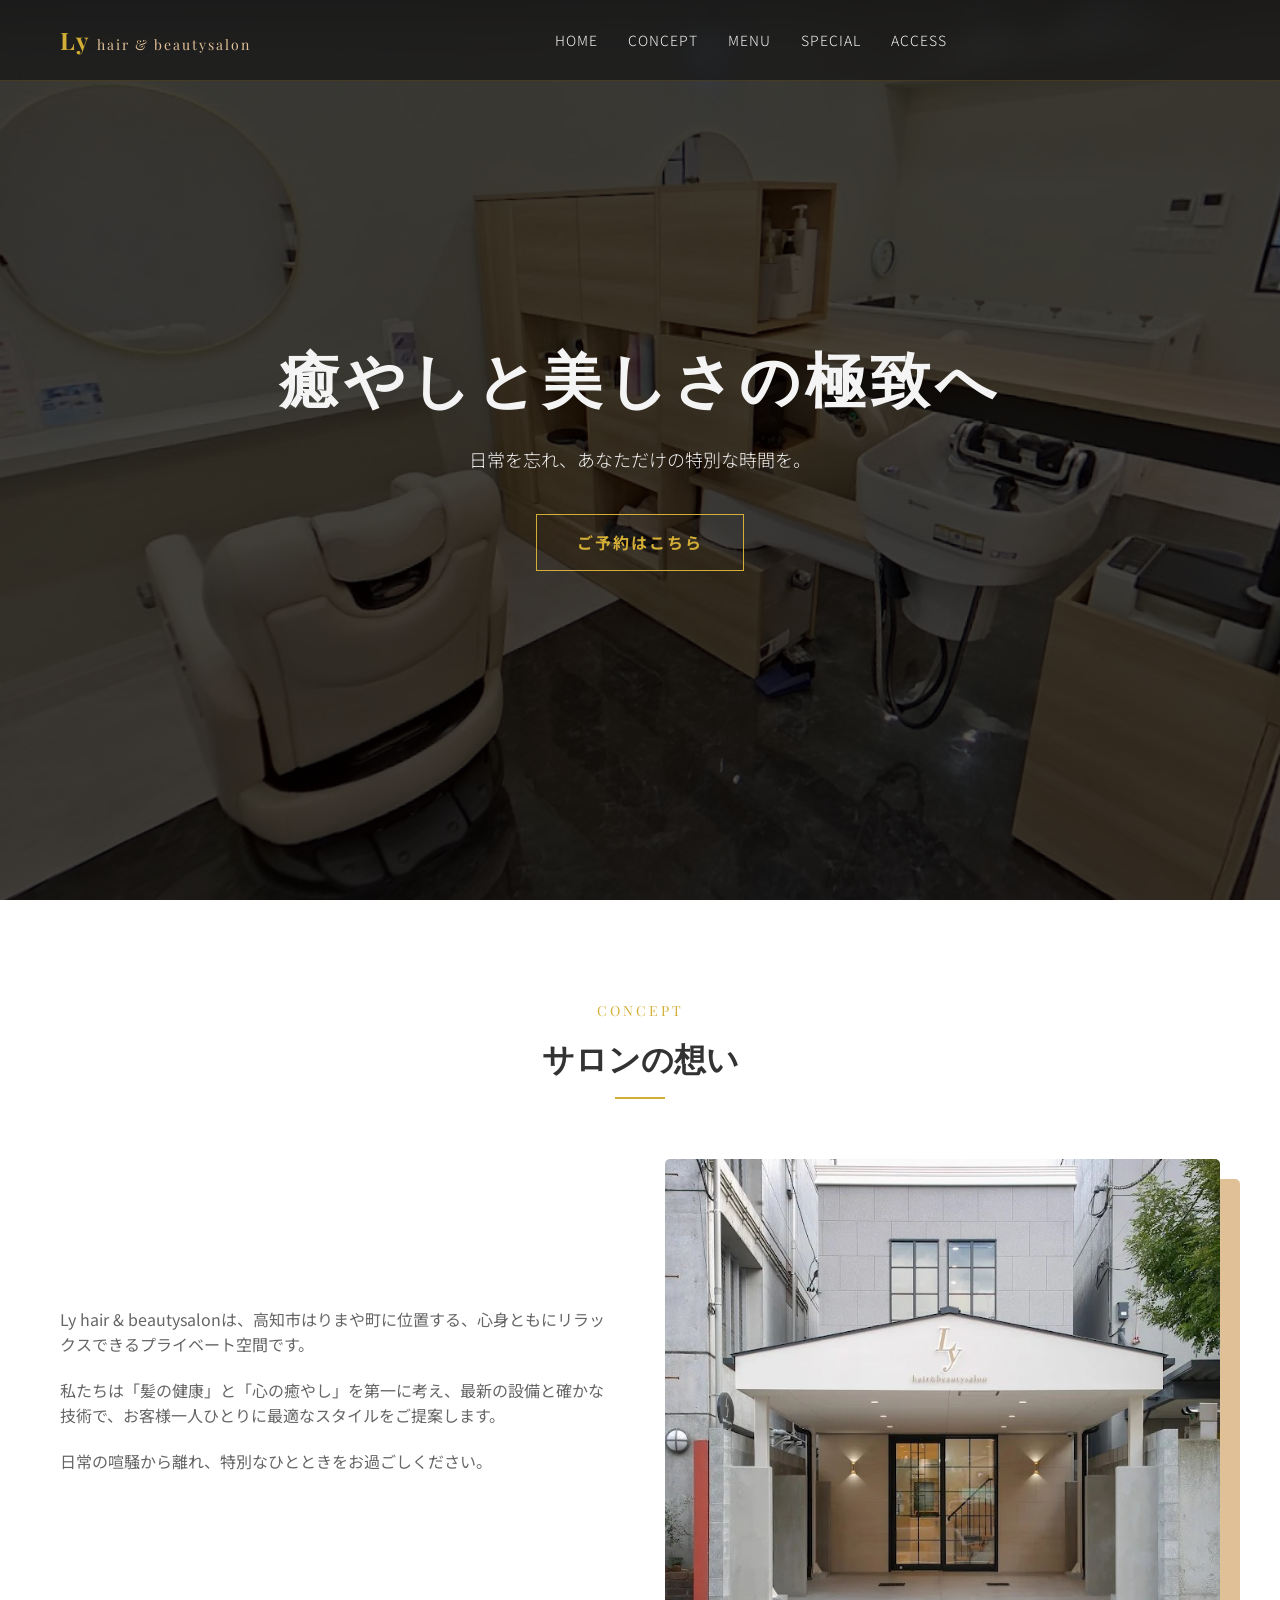
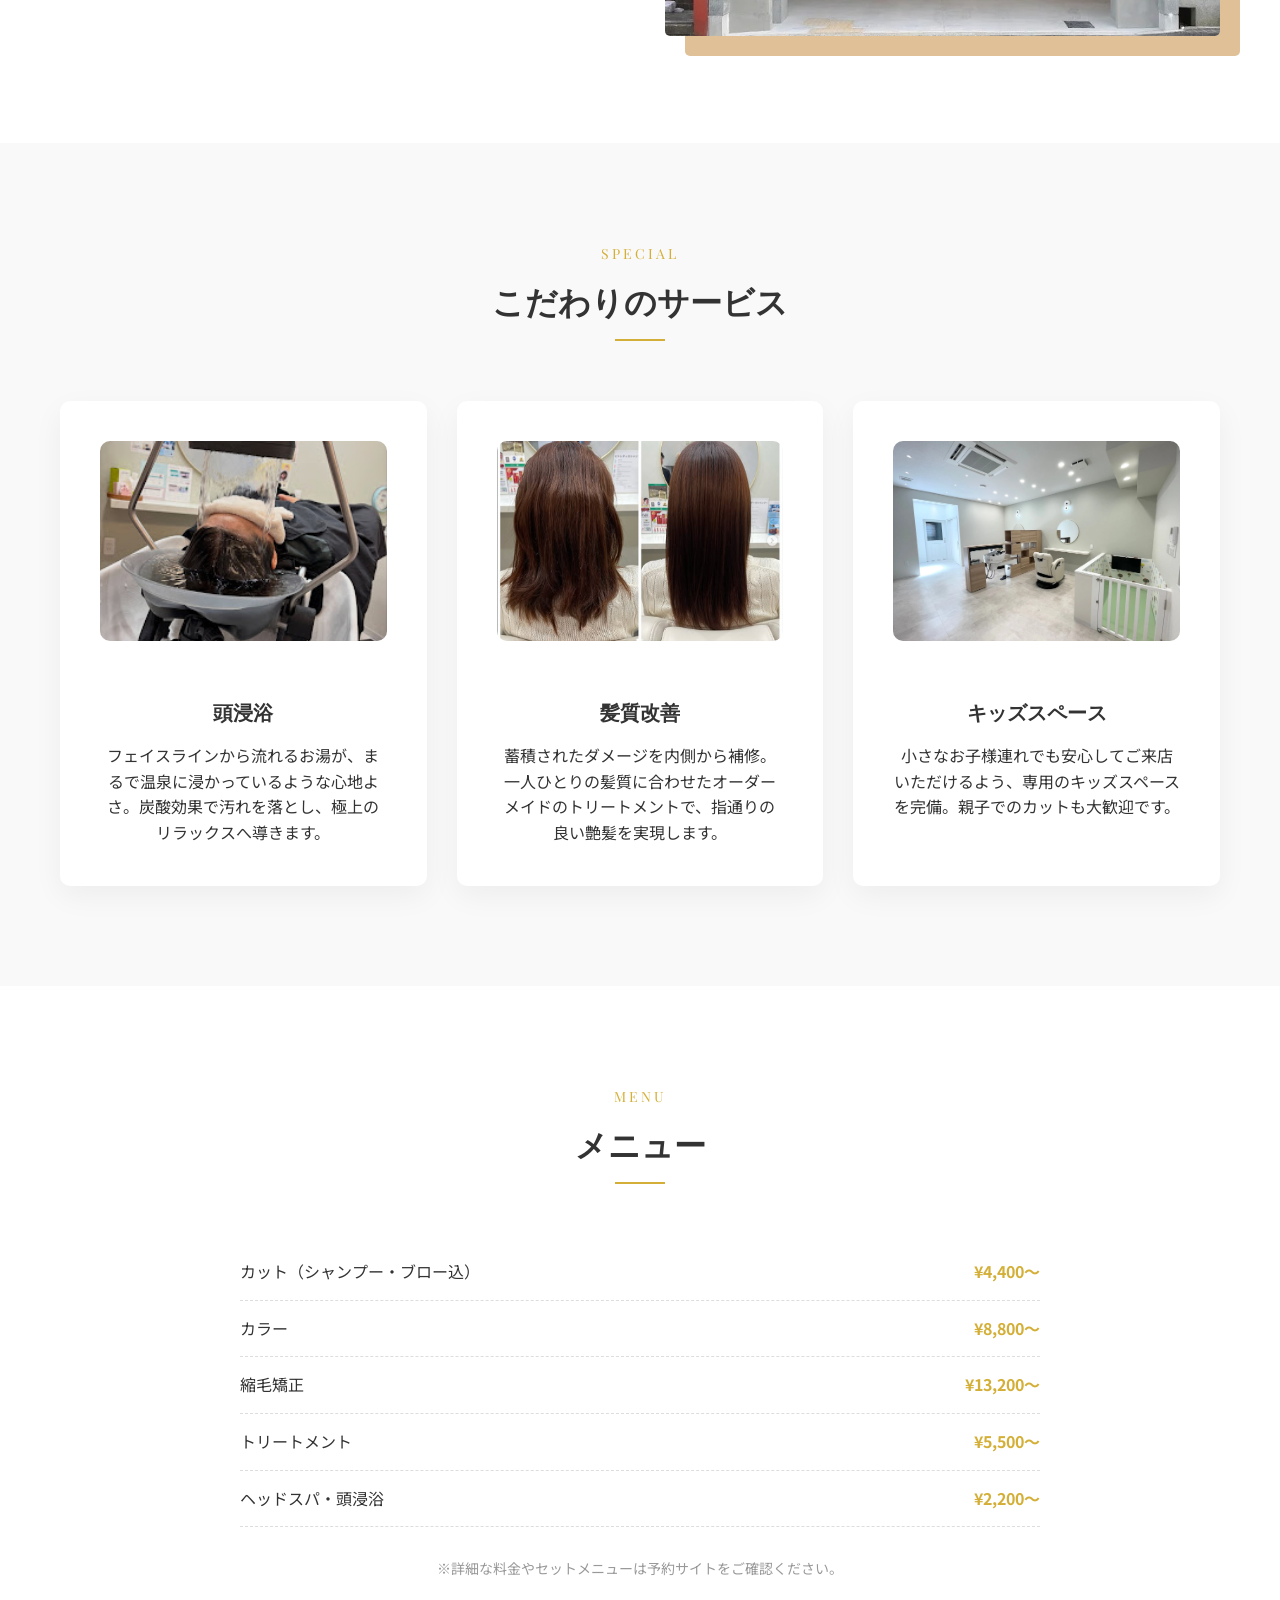
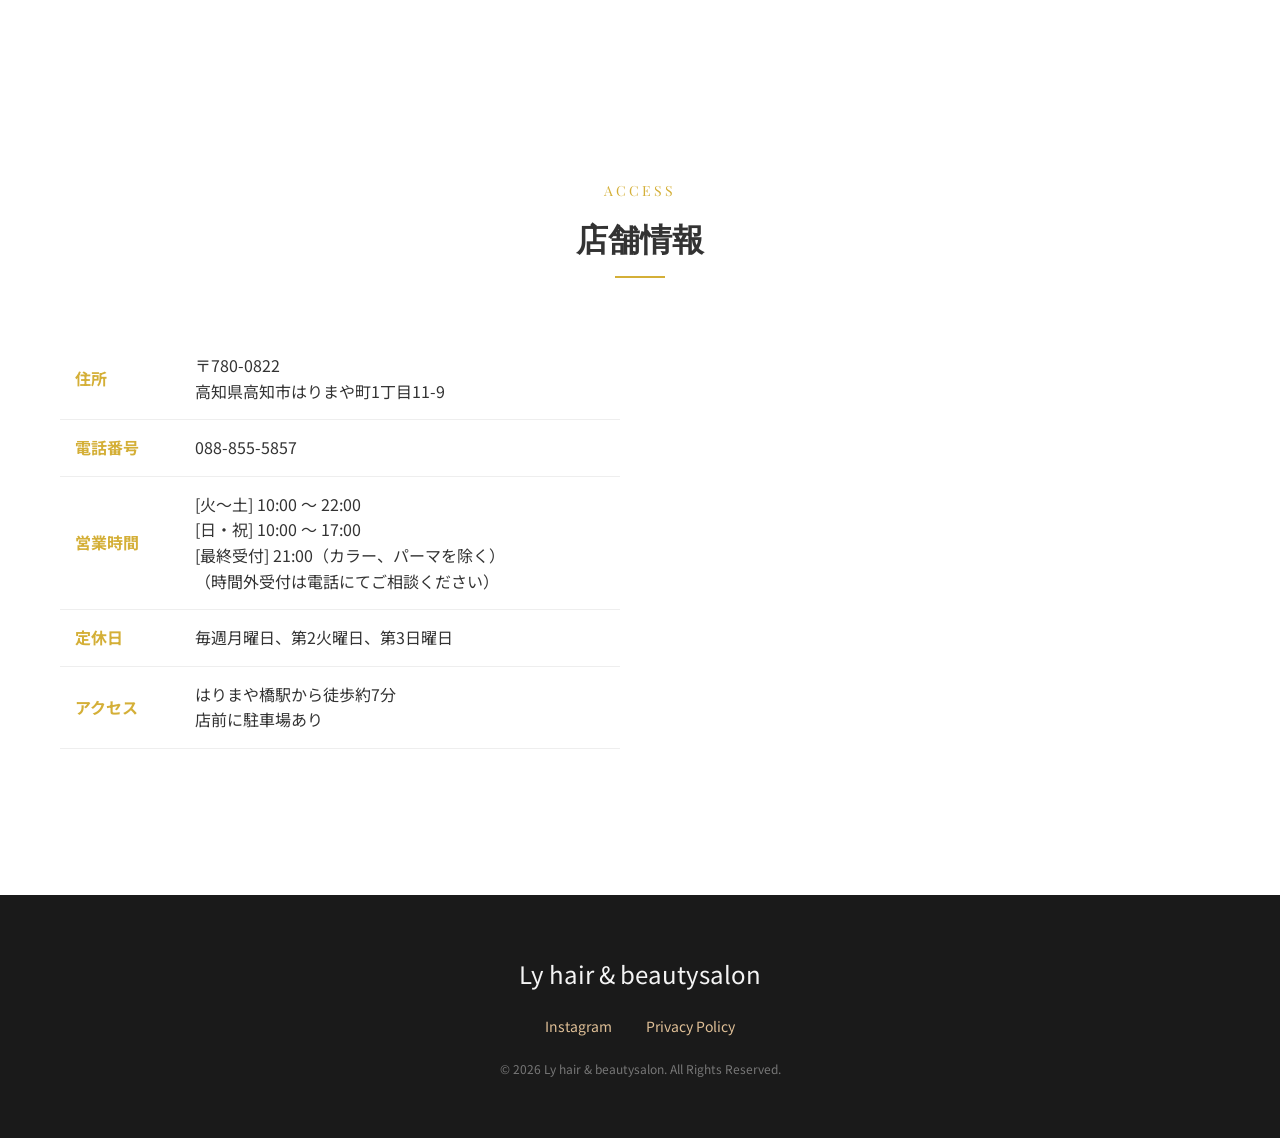
<file: index.html>
<!DOCTYPE html>
<html lang="ja">
<head>
    <meta charset="UTF-8">
    <meta name="viewport" content="width=device-width, initial-scale=1.0">
    <meta name="description" content="高知県高知市にあるLyhair&beautysalon。髪質改善、頭浸浴、ヘッドスパに特化した癒やしの美容室。キッズスペース完備でママも安心。">
    <meta name="keywords" content="高知 美容室, Lyhair, 髪質改善, 頭浸浴, ヘッドスパ, 高知市 美容院, キッズスペース">
    <title>Ly hair & beautysalon | 高知県高知市の癒やしの美容室</title>

    <!-- OGP Tags -->
    <meta property="og:title" content="Ly hair & beautysalon | 高知県高知市の癒やしの美容室">
    <meta property="og:description" content="髪質改善、頭浸浴、ヘッドスパに特化した癒やしの美容室。キッズスペース完備。">
    <meta property="og:image" content="https://ly-hair.netlify.app/images/exterior.jpg.jpg">
    <meta property="og:url" content="https://ly-hair.netlify.app/">
    <meta property="og:type" content="website">
    <meta name="twitter:card" content="summary_large_image">

    <!-- Structured Data -->
    <script type="application/ld+json">
    {
      "@context": "https://schema.org",
      "@type": "HairSalon",
      "name": "Ly hair & beautysalon",
      "image": "https://ly-hair.netlify.app/images/exterior.jpg.jpg",
      "@id": "https://ly-hair.netlify.app/",
      "url": "https://ly-hair.netlify.app/",
      "telephone": "088-855-5857",
      "address": {
        "@type": "PostalAddress",
        "streetAddress": "はりまや町1丁目11-9",
        "addressLocality": "高知市",
        "addressRegion": "高知県",
        "postalCode": "780-0822",
        "addressCountry": "JP"
      },
      "geo": {
        "@type": "GeoCoordinates",
        "latitude": 33.5602,
        "longitude": 133.5414
      },
      "openingHoursSpecification": {
        "@type": "OpeningHoursSpecification",
        "dayOfWeek": [
          "Tuesday",
          "Wednesday",
          "Thursday",
          "Friday",
          "Saturday",
          "Sunday"
        ],
        "opens": "09:00",
        "closes": "19:00"
      },
      "sameAs": [
        "https://beauty.hotpepper.jp/slnH000639502/",
        "https://www.instagram.com/hair.salonly/"
      ]
    }
    </script>

    <link rel="preconnect" href="https://fonts.googleapis.com">
    <link rel="preconnect" href="https://fonts.gstatic.com" crossorigin>
    <link href="https://fonts.googleapis.com/css2?family=Noto+Sans+JP:wght@300;400;700&family=Playfair+Display:ital,wght@0,400;0,700;1,400&display=swap" rel="stylesheet">
    <link rel="stylesheet" href="style.css">
</head>
<body>
    <header id="header">
        <nav class="container">
            <div class="logo">Ly <span>hair & beautysalon</span></div>
            <ul class="nav-links">
                <li><a href="#hero">Home</a></li>
                <li><a href="#concept">Concept</a></li>
                <li><a href="#menu">Menu</a></li>
                <li><a href="#special">Special</a></li>
                <li><a href="#access">Access</a></li>
            </ul>
            <div class="burger">
                <div class="line1"></div>
                <div class="line2"></div>
                <div class="line3"></div>
            </div>
        </nav>
    </header>

    <main>
        <section id="hero">
            <div class="hero-content">
                <h2 class="fade-in"><span>癒やしと美しさの</span><span>極致へ</span></h2>
                <p class="fade-in">日常を忘れ、あなただけの特別な時間を。</p>
                <a href="https://beauty.hotpepper.jp/slnH000639502/" class="btn fade-in" target="_blank">ご予約はこちら</a>
            </div>
            <div class="hero-overlay"></div>
        </section>

        <section id="concept">
            <div class="container">
                <div class="section-title">
                    <span>Concept</span>
                    <h3>サロンの想い</h3>
                </div>
                <div class="concept-grid">
                    <div class="concept-text">
                        <p>Ly hair & beautysalonは、高知市はりまや町に位置する、心身ともにリラックスできるプライベート空間です。</p>
                        <p>私たちは「髪の健康」と「心の癒やし」を第一に考え、最新の設備と確かな技術で、お客様一人ひとりに最適なスタイルをご提案します。</p>
                        <p>日常の喧騒から離れ、特別なひとときをお過ごしください。</p>
                    </div>
                    <div class="concept-image">
                        <img src="images/exterior.jpg.jpg" alt="Ly hair & beautysalon 外観" style="width: 100%; border-radius: 5px; box-shadow: 20px 20px 0 var(--accent-color);">
                    </div>
                </div>
            </div>
        </section>

        <section id="special">
            <div class="container">
                <div class="section-title">
                    <span>Special</span>
                    <h3>こだわりのサービス</h3>
                </div>
                <div class="special-cards">
                    <div class="card fade-in">
                        <div class="card-icon"><img src="images/toshinyoku.jpg.jpg" alt="頭浸浴" style="width: 100%; height: 200px; object-fit: cover; border-radius: 10px; margin-bottom: 20px;"></div>
                        <h4>頭浸浴</h4>
                        <p>フェイスラインから流れるお湯が、まるで温泉に浸かっているような心地よさ。炭酸効果で汚れを落とし、極上のリラックスへ導きます。</p>
                    </div>
                    <div class="card fade-in">
                        <div class="card-icon"><img src="images/hair.png.png" alt="髪質改善" style="width: 100%; height: 200px; object-fit: cover; border-radius: 10px; margin-bottom: 20px;"></div>
                        <h4>髪質改善</h4>
                        <p>蓄積されたダメージを内側から補修。一人ひとりの髪質に合わせたオーダーメイドのトリートメントで、指通りの良い艶髪を実現します。</p>
                    </div>
                    <div class="card fade-in">
                        <div class="card-icon"><img src="images/kids.webp.webp" alt="キッズスペース" style="width: 100%; height: 200px; object-fit: cover; border-radius: 10px; margin-bottom: 20px;"></div>
                        <h4>キッズスペース</h4>
                        <p>小さなお子様連れでも安心してご来店いただけるよう、専用のキッズスペースを完備。親子でのカットも大歓迎です。</p>
                    </div>
                </div>
            </div>
        </section>

        <section id="menu">
            <div class="container">
                <div class="section-title">
                    <span>Menu</span>
                    <h3>メニュー</h3>
                </div>
                <div class="menu-list">
                    <div class="menu-item">
                        <span class="name">カット（シャンプー・ブロー込）</span>
                        <span class="price">¥4,400〜</span>
                    </div>
                    <div class="menu-item">
                        <span class="name">カラー</span>
                        <span class="price">¥8,800〜</span>
                    </div>
                    <div class="menu-item">
                        <span class="name">縮毛矯正</span>
                        <span class="price">¥13,200〜</span>
                    </div>
                    <div class="menu-item">
                        <span class="name">トリートメント</span>
                        <span class="price">¥5,500〜</span>
                    </div>
                    <div class="menu-item">
                        <span class="name">ヘッドスパ・頭浸浴</span>
                        <span class="price">¥2,200〜</span>
                    </div>
                </div>
                <p class="menu-note">※詳細な料金やセットメニューは予約サイトをご確認ください。</p>
            </div>
        </section>

        <section id="access">
            <div class="container">
                <div class="section-title">
                    <span>Access</span>
                    <h3>店舗情報</h3>
                </div>
                <div class="access-grid">
                    <div class="access-info">
                        <table>
                            <tr>
                                <th>住所</th>
                                <td>〒780-0822<br>高知県高知市はりまや町1丁目11-9</td>
                            </tr>
                            <tr>
                                <th>電話番号</th>
                                <td><a href="tel:0888555857" style="color: inherit; text-decoration: none;">088-855-5857</a></td>
                            </tr>
                            <tr>
                                <th>営業時間</th>
                                <td>[火〜土] 10:00 〜 22:00<br>[日・祝] 10:00 〜 17:00<br>[最終受付] 21:00（カラー、パーマを除く）<br>（時間外受付は電話にてご相談ください）</td>
                            </tr>
                            <tr>
                                <th>定休日</th>
                                <td>毎週月曜日、第2火曜日、第3日曜日</td>
                            </tr>
                            <tr>
                                <th>アクセス</th>
                                <td>はりまや橋駅から徒歩約7分<br>店前に駐車場あり</td>
                            </tr>
                        </table>
                    </div>
                    <div class="access-map">
                        <iframe src="https://www.google.com/maps/embed?pb=!1m18!1m12!1m3!1d3319.497530635398!2d133.5414!3d33.5602!2m3!1f0!2f0!3f0!3m2!1i1024!2i768!4f13.1!3m3!1m2!1s0x3551fd868888888b%3A0x8888888888888888!2zTHkgaGFpciAmIGJlYXV0eXNhbG9u!5e0!3m2!1sja!2sjp!4v1651400000000!5m2!1sja!2sjp" width="100%" height="450" style="border:0;" allowfullscreen="" loading="lazy"></iframe>
                    </div>
                </div>
            </div>
        </section>
    </main>

    <footer>
        <div class="container">
            <div class="footer-content">
                <div class="footer-logo">Ly <span>hair & beautysalon</span></div>
                <div class="footer-links">
                    <a href="https://www.instagram.com/hair.salonly/" target="_blank">Instagram</a>
                    <a href="privacy.html">Privacy Policy</a>
                </div>
                <p>&copy; 2026 Ly hair & beautysalon. All Rights Reserved.</p>
            </div>
        </div>
    </footer>

    <script src="script.js"></script>
</body>
</html>
</file>
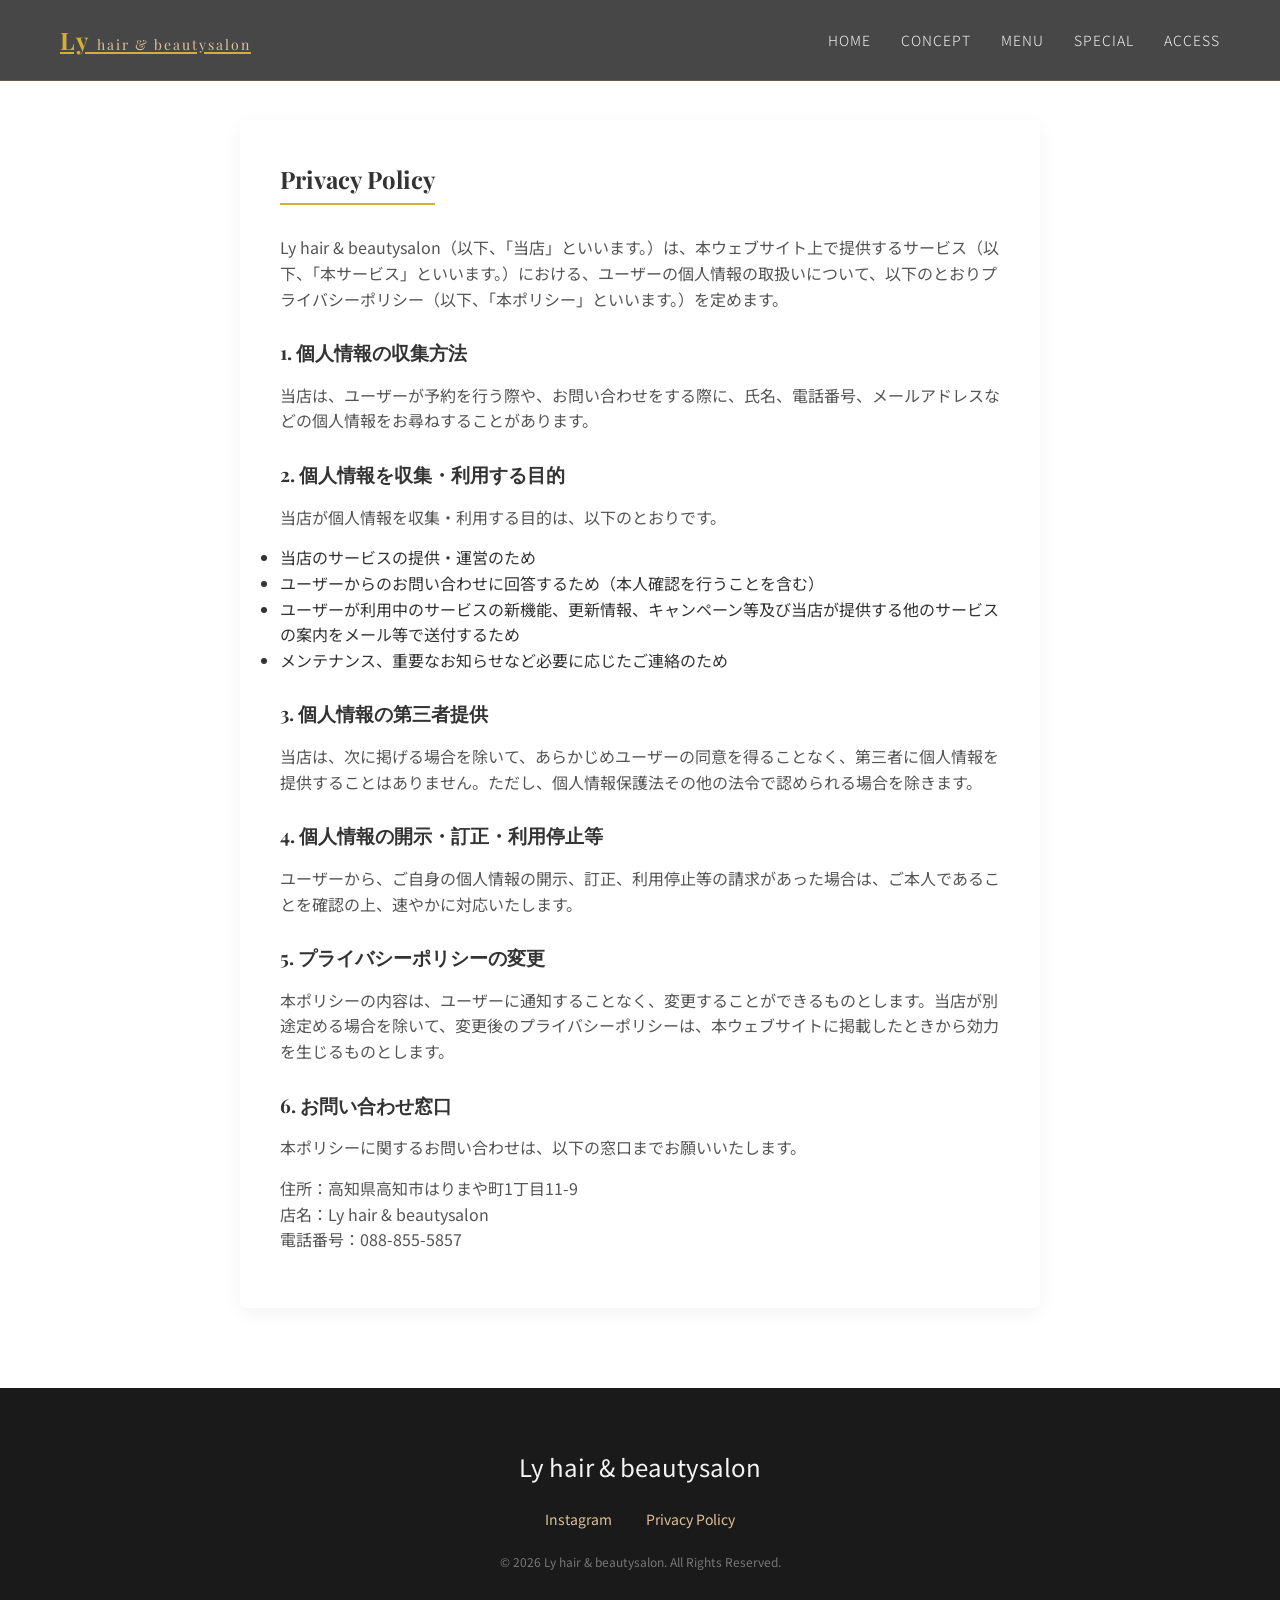
<file: privacy.html>
<!DOCTYPE html>
<html lang="ja">
<head>
    <meta charset="UTF-8">
    <meta name="viewport" content="width=device-width, initial-scale=1.0">
    <title>Privacy Policy | Ly hair & beautysalon</title>
    <link rel="preconnect" href="https://fonts.googleapis.com">
    <link rel="preconnect" href="https://fonts.gstatic.com" crossorigin>
    <link href="https://fonts.googleapis.com/css2?family=Noto+Sans+JP:wght@300;400;700&family=Playfair+Display:ital,wght@0,400;0,700;1,400&display=swap" rel="stylesheet">
    <link rel="stylesheet" href="style.css">
</head>
<body>
    <header id="header">
        <nav class="container">
            <a href="index.html" class="logo">Ly <span>hair & beautysalon</span></a>
            <ul class="nav-links">
                <li><a href="index.html#hero">Home</a></li>
                <li><a href="index.html#concept">Concept</a></li>
                <li><a href="index.html#menu">Menu</a></li>
                <li><a href="index.html#special">Special</a></li>
                <li><a href="index.html#access">Access</a></li>
            </ul>
        </nav>
    </header>

    <main class="sub-page">
        <div class="container">
            <div class="sub-page-content">
                <h2>Privacy Policy</h2>
                <p>Ly hair & beautysalon（以下、「当店」といいます。）は、本ウェブサイト上で提供するサービス（以下、「本サービス」といいます。）における、ユーザーの個人情報の取扱いについて、以下のとおりプライバシーポリシー（以下、「本ポリシー」といいます。）を定めます。</p>

                <h3>1. 個人情報の収集方法</h3>
                <p>当店は、ユーザーが予約を行う際や、お問い合わせをする際に、氏名、電話番号、メールアドレスなどの個人情報をお尋ねすることがあります。</p>

                <h3>2. 個人情報を収集・利用する目的</h3>
                <p>当店が個人情報を収集・利用する目的は、以下のとおりです。</p>
                <ul>
                    <li>当店のサービスの提供・運営のため</li>
                    <li>ユーザーからのお問い合わせに回答するため（本人確認を行うことを含む）</li>
                    <li>ユーザーが利用中のサービスの新機能、更新情報、キャンペーン等及び当店が提供する他のサービスの案内をメール等で送付するため</li>
                    <li>メンテナンス、重要なお知らせなど必要に応じたご連絡のため</li>
                </ul>

                <h3>3. 個人情報の第三者提供</h3>
                <p>当店は、次に掲げる場合を除いて、あらかじめユーザーの同意を得ることなく、第三者に個人情報を提供することはありません。ただし、個人情報保護法その他の法令で認められる場合を除きます。</p>

                <h3>4. 個人情報の開示・訂正・利用停止等</h3>
                <p>ユーザーから、ご自身の個人情報の開示、訂正、利用停止等の請求があった場合は、ご本人であることを確認の上、速やかに対応いたします。</p>

                <h3>5. プライバシーポリシーの変更</h3>
                <p>本ポリシーの内容は、ユーザーに通知することなく、変更することができるものとします。当店が別途定める場合を除いて、変更後のプライバシーポリシーは、本ウェブサイトに掲載したときから効力を生じるものとします。</p>

                <h3>6. お問い合わせ窓口</h3>
                <p>本ポリシーに関するお問い合わせは、以下の窓口までお願いいたします。</p>
                <p>住所：高知県高知市はりまや町1丁目11-9<br>
                店名：Ly hair & beautysalon<br>
                電話番号：088-855-5857</p>
            </div>
        </div>
    </main>

    <footer>
        <div class="container">
            <div class="footer-content">
                <div class="footer-logo">Ly <span>hair & beautysalon</span></div>
                <div class="footer-links">
                    <a href="https://www.instagram.com/hair.salonly/" target="_blank">Instagram</a>
                    <a href="privacy.html">Privacy Policy</a>
                </div>
                <p>&copy; 2026 Ly hair & beautysalon. All Rights Reserved.</p>
            </div>
        </div>
    </footer>

    <script src="script.js"></script>
</body>
</html>
</file>
<file: style.css>
:root {
    --primary-color: #1a1a1a;
    --secondary-color: #d4af37;
    --accent-color: #e0c097;
    --text-color: #333;
    --light-text: #f4f4f4;
    --bg-color: #ffffff;
    --section-padding: 100px 0;
}

* {
    margin: 0;
    padding: 0;
    box-sizing: border-box;
}

html {
    scroll-behavior: smooth;
}

body {
    font-family: 'Noto Sans JP', sans-serif;
    line-height: 1.6;
    color: var(--text-color);
    background-color: var(--bg-color);
    overflow-x: hidden;
}

h1, h2, h3, h4, .logo {
    font-family: 'Playfair Display', serif;
}

.container {
    max-width: 1200px;
    margin: 0 auto;
    padding: 0 20px;
}

/* Header */
header {
    position: fixed;
    top: 0;
    width: 100%;
    z-index: 1000;
    background: rgba(26, 26, 26, 0.8);
    backdrop-filter: blur(10px);
    border-bottom: 1px solid rgba(212, 175, 55, 0.2);
    transition: 0.3s;
}

header nav {
    display: flex;
    justify-content: space-between;
    align-items: center;
    height: 80px;
}

.logo {
    font-size: 24px;
    font-weight: 700;
    color: var(--secondary-color);
    letter-spacing: 2px;
}

.logo span {
    font-size: 14px;
    font-weight: 400;
    color: var(--accent-color);
}

.nav-links {
    display: flex;
    list-style: none;
}

.nav-links li {
    margin-left: 30px;
}

.nav-links a {
    text-decoration: none;
    color: var(--light-text);
    font-size: 14px;
    font-weight: 300;
    text-transform: uppercase;
    letter-spacing: 1px;
    transition: 0.3s;
}

.nav-links a:hover {
    color: var(--secondary-color);
}

/* Hero Section */
#hero {
    height: 100vh;
    background: url('images/interior.png.png') no-repeat center center/cover;
    display: flex;
    justify-content: center;
    align-items: center;
    text-align: center;
    position: relative;
}

/* Fallback gradient only if background is not set elsewhere */
#hero {
    background: linear-gradient(rgba(0,0,0,0.3), rgba(0,0,0,0.3)), url('images/interior.png.png') no-repeat center center/cover;
}

.hero-overlay {
    position: absolute;
    top: 0;
    left: 0;
    width: 100%;
    height: 100%;
    background: rgba(0, 0, 0, 0.5);
}

.hero-content {
    position: relative;
    z-index: 1;
    color: var(--light-text);
}

.hero-content h2 {
    font-size: 60px;
    margin-bottom: 20px;
    letter-spacing: 5px;
}

.hero-content p {
    font-size: 18px;
    margin-bottom: 40px;
    font-weight: 300;
}

.btn {
    display: inline-block;
    padding: 15px 40px;
    background: transparent;
    color: var(--secondary-color);
    border: 1px solid var(--secondary-color);
    text-decoration: none;
    font-weight: 700;
    letter-spacing: 2px;
    transition: 0.5s;
}

.btn:hover {
    background: var(--secondary-color);
    color: var(--primary-color);
}

/* Section Common */
.section-title {
    text-align: center;
    margin-bottom: 60px;
}

.section-title span {
    display: block;
    font-family: 'Playfair Display', serif;
    font-size: 14px;
    color: var(--secondary-color);
    text-transform: uppercase;
    letter-spacing: 3px;
    margin-bottom: 10px;
}

.section-title h3 {
    font-size: 32px;
    position: relative;
    padding-bottom: 15px;
}

.section-title h3::after {
    content: '';
    position: absolute;
    bottom: 0;
    left: 50%;
    transform: translateX(-50%);
    width: 50px;
    height: 2px;
    background: var(--secondary-color);
}

/* Concept */
#concept {
    padding: var(--section-padding);
}

.concept-grid {
    display: grid;
    grid-template-columns: 1fr 1fr;
    gap: 50px;
    align-items: center;
}

.concept-text p {
    margin-bottom: 20px;
    font-size: 16px;
    color: #666;
}

.concept-image img {
    width: 100%;
    border-radius: 5px;
    box-shadow: 20px 20px 0 var(--accent-color);
}

/* Special */
#special {
    padding: var(--section-padding);
    background: #f9f9f9;
}

.special-cards {
    display: grid;
    grid-template-columns: repeat(3, 1fr);
    gap: 30px;
}

.card {
    background: white;
    padding: 40px;
    text-align: center;
    border-radius: 10px;
    transition: 0.3s;
    box-shadow: 0 10px 30px rgba(0,0,0,0.05);
}

.card:hover {
    transform: translateY(-10px);
    box-shadow: 0 20px 40px rgba(0,0,0,0.1);
}

.card-icon {
    font-size: 40px;
    margin-bottom: 20px;
}

.card h4 {
    margin-bottom: 15px;
    font-size: 20px;
}

/* Menu */
#menu {
    padding: var(--section-padding);
}

.menu-list {
    max-width: 800px;
    margin: 0 auto;
}

.menu-item {
    display: flex;
    justify-content: space-between;
    padding: 15px 0;
    border-bottom: 1px dashed #ddd;
}

.menu-item .name {
    font-weight: 400;
}

.menu-item .price {
    font-weight: 700;
    color: var(--secondary-color);
}

.menu-note {
    text-align: center;
    margin-top: 30px;
    font-size: 14px;
    color: #999;
}

/* Access */
#access {
    padding: var(--section-padding);
}

.access-grid {
    display: grid;
    grid-template-columns: 1fr 1fr;
    gap: 40px;
}

.access-info table {
    width: 100%;
    border-collapse: collapse;
}

.access-info th, .access-info td {
    padding: 15px;
    text-align: left;
    border-bottom: 1px solid #eee;
}

.access-info th {
    width: 120px;
    color: var(--secondary-color);
    font-weight: 700;
}

/* Footer */
footer {
    background: var(--primary-color);
    color: var(--light-text);
    padding: 60px 0;
    text-align: center;
}

.footer-logo {
    margin-bottom: 20px;
    font-size: 24px;
}

.footer-links {
    margin-bottom: 20px;
}

.footer-links a {
    color: var(--accent-color);
    text-decoration: none;
    margin: 0 15px;
    font-size: 14px;
    transition: 0.3s;
}

.footer-links a:hover {
    color: var(--secondary-color);
}

footer p {
    font-size: 12px;
    color: #777;
}

/* Sub Pages */
.sub-page {
    padding-top: 120px;
    padding-bottom: 80px;
}

.sub-page-content {
    max-width: 800px;
    margin: 0 auto;
    background: #fff;
    padding: 40px;
    border-radius: 5px;
    box-shadow: 0 5px 20px rgba(0,0,0,0.05);
}

.sub-page-content h2 {
    margin-bottom: 30px;
    border-bottom: 2px solid var(--secondary-color);
    display: inline-block;
    padding-bottom: 5px;
}

.sub-page-content h3 {
    margin: 25px 0 15px;
    font-size: 1.2rem;
}

.sub-page-content p {
    margin-bottom: 15px;
    color: #555;
}

/* Mobile Responsive */
@media (max-width: 768px) {
    .nav-links {
        position: absolute;
        right: 0;
        height: 100vh;
        top: 0;
        background: var(--primary-color);
        display: flex;
        flex-direction: column;
        align-items: center;
        justify-content: center;
        width: 70%;
        transform: translateX(100%);
        transition: transform 0.5s ease-in;
        z-index: -1;
    }

    .nav-links li {
        margin: 20px 0;
        opacity: 0;
    }

    .nav-active {
        transform: translateX(0%);
    }

    .burger {
        display: block;
        cursor: pointer;
    }
    
    .hero-content {
        padding: 0 20px;
    }

    .hero-content h2 {
        font-size: 28px;
        line-height: 1.5;
        display: flex;
        flex-direction: column;
        align-items: center;
    }

    .hero-content h2 span {
        display: inline-block;
    }
    
    .container {
        padding: 0 30px;
    }

    .menu-item {
        padding: 15px 5px;
    }

    .concept-grid, .access-grid, .special-cards {
        grid-template-columns: 1fr;
        gap: 30px;
    }
    
    .concept-image img {
        box-shadow: 10px 10px 0 var(--accent-color);
    }

    .footer-links a {
        display: block;
        margin: 10px 0;
    }
}

/* Burger Animation */
.toggle .line1 {
    transform: rotate(-45deg) translate(-5px, 6px);
}
.toggle .line2 {
    opacity: 0;
}
.toggle .line3 {
    transform: rotate(45deg) translate(-5px, -6px);
}

@keyframes navLinkFade {
    from {
        opacity: 0;
        transform: translateX(50px);
    }
    to {
        opacity: 1;
        transform: translateX(0px);
    }
}

/* Animations */
.fade-in {
    opacity: 0;
    transform: translateY(20px);
    transition: 1s ease-out;
}

.fade-in.appear {
    opacity: 1;
    transform: translateY(0);
}
</file>
